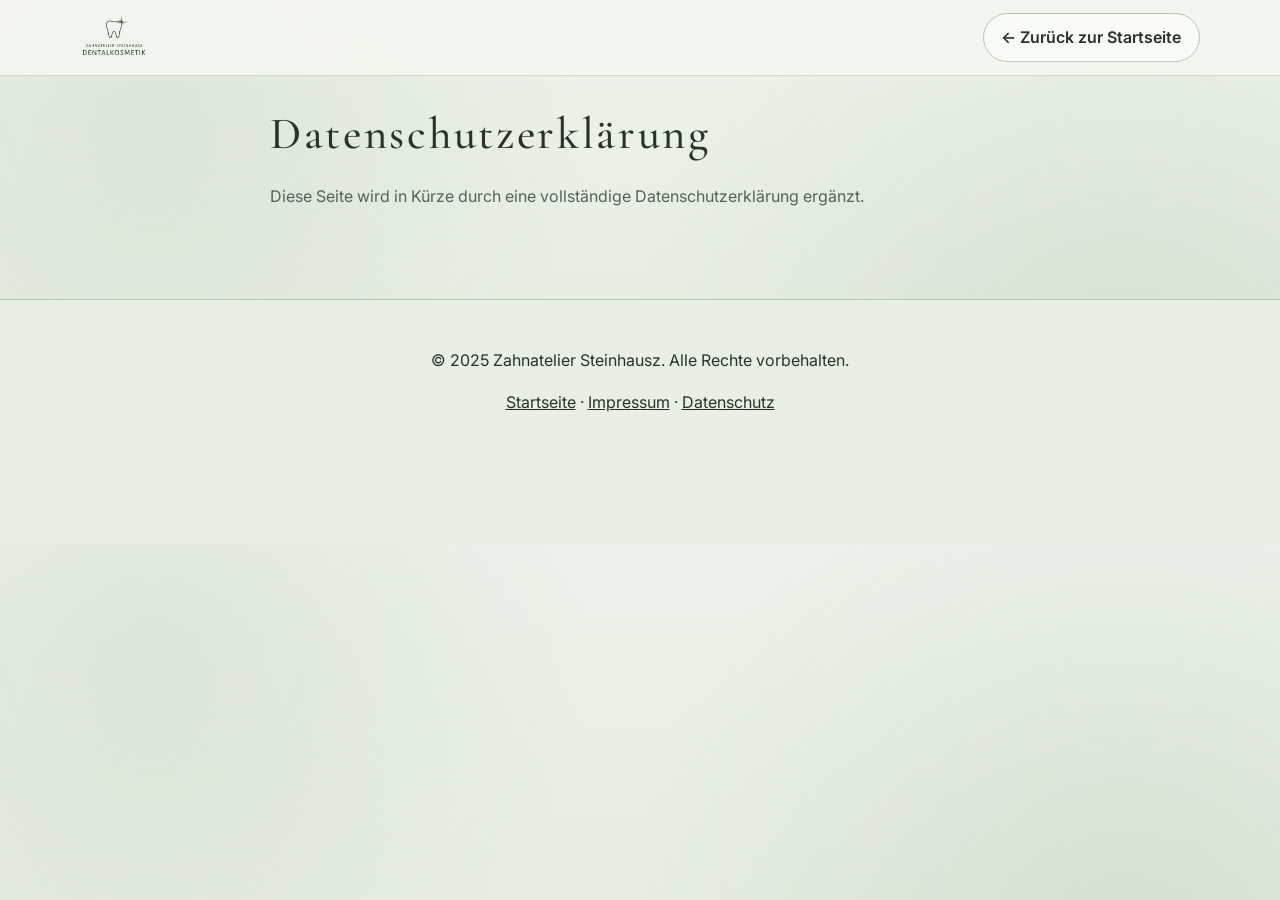
<file: datenschutz.html>
<!DOCTYPE html>
<html lang="de">
<head>
  <meta charset="UTF-8">
  <meta name="viewport" content="width=device-width, initial-scale=1.0">
  <title>Datenschutz | Zahnatelier Steinhausz</title>
  <meta name="robots" content="noindex, nofollow">
  <link rel="preconnect" href="https://fonts.googleapis.com">
  <link rel="preconnect" href="https://fonts.gstatic.com" crossorigin>
  <link href="https://fonts.googleapis.com/css2?family=Inter:wght@400;500;600;700&family=Cormorant+Garamond:ital,wght@0,300;0,400;0,500;0,600;1,400;1,500&display=swap" rel="stylesheet">
  <link rel="stylesheet" href="styles.css">
</head>
<body>
  <header class="site-header" id="header">
    <nav class="nav container" aria-label="Hauptnavigation">
      <a class="brand" href="index.html" aria-label="Zahnatelier Steinhausz – Startseite">
        <img class="brand-logo" src="assets/img/logo-mark.png" alt="Zahnatelier Steinhausz Logo">
      </a>
      <a class="btn btn-soft" href="index.html">← Zurück zur Startseite</a>
    </nav>
  </header>

  <main id="main-content">
    <section class="section legal-page">
      <div class="container legal-content">
        <h1>Datenschutzerklärung</h1>
        <p>Diese Seite wird in Kürze durch eine vollständige Datenschutzerklärung ergänzt.</p>
      </div>
    </section>
  </main>

  <footer class="site-footer">
    <div class="container" style="text-align:center; padding: 1rem 0;">
      <p>&copy; 2025 Zahnatelier Steinhausz. Alle Rechte vorbehalten.</p>
      <p><a href="index.html">Startseite</a> · <a href="impressum.html">Impressum</a> · <a href="datenschutz.html">Datenschutz</a></p>
    </div>
  </footer>

  <script src="script.js"></script>
</body>
</html>
</file>
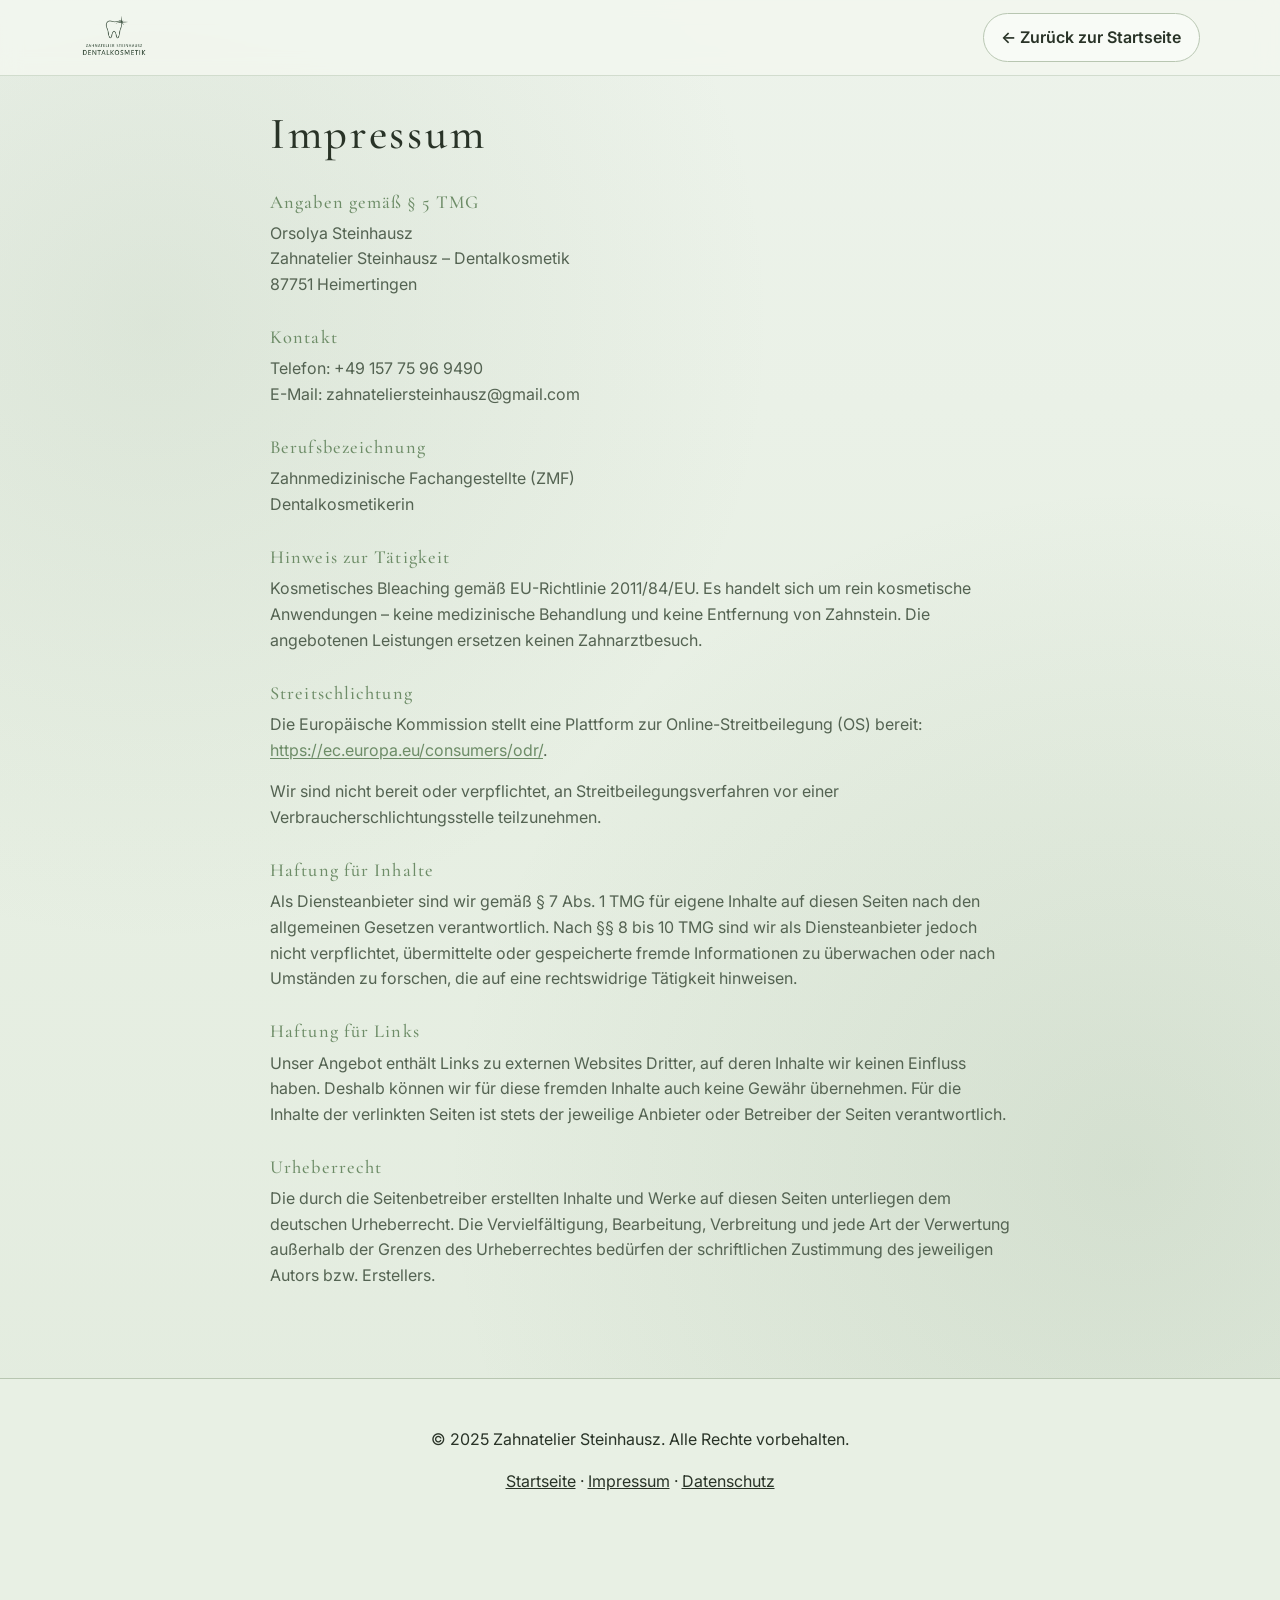
<file: impressum.html>
<!DOCTYPE html>
<html lang="de">
<head>
  <meta charset="UTF-8">
  <meta name="viewport" content="width=device-width, initial-scale=1.0">
  <title>Impressum | Zahnatelier Steinhausz</title>
  <meta name="robots" content="noindex, nofollow">
  <link rel="preconnect" href="https://fonts.googleapis.com">
  <link rel="preconnect" href="https://fonts.gstatic.com" crossorigin>
  <link href="https://fonts.googleapis.com/css2?family=Inter:wght@400;500;600;700&family=Cormorant+Garamond:ital,wght@0,300;0,400;0,500;0,600;1,400;1,500&display=swap" rel="stylesheet">
  <link rel="stylesheet" href="styles.css">
</head>
<body>
  <header class="site-header" id="header">
    <nav class="nav container" aria-label="Hauptnavigation">
      <a class="brand" href="index.html" aria-label="Zahnatelier Steinhausz – Startseite">
        <img class="brand-logo" src="assets/img/logo-mark.png" alt="Zahnatelier Steinhausz Logo">
      </a>
      <a class="btn btn-soft" href="index.html">← Zurück zur Startseite</a>
    </nav>
  </header>

  <main id="main-content">
    <section class="section legal-page">
      <div class="container legal-content">
        <h1>Impressum</h1>

        <h2>Angaben gemäß § 5 TMG</h2>
        <p>
          Orsolya Steinhausz<br>
          Zahnatelier Steinhausz – Dentalkosmetik<br>
          <!-- TODO: Straßenadresse ergänzen -->
          87751 Heimertingen
        </p>

        <h2>Kontakt</h2>
        <p>
          Telefon: +49 157 75 96 9490<br>
          E-Mail: zahnateliersteinhausz@gmail.com
        </p>

        <h2>Berufsbezeichnung</h2>
        <p>
          Zahnmedizinische Fachangestellte (ZMF)<br>
          Dentalkosmetikerin
        </p>

        <h2>Hinweis zur Tätigkeit</h2>
        <p>
          Kosmetisches Bleaching gemäß EU-Richtlinie 2011/84/EU.
          Es handelt sich um rein kosmetische Anwendungen – keine medizinische
          Behandlung und keine Entfernung von Zahnstein. Die angebotenen
          Leistungen ersetzen keinen Zahnarztbesuch.
        </p>

        <h2>Streitschlichtung</h2>
        <p>
          Die Europäische Kommission stellt eine Plattform zur
          Online-Streitbeilegung (OS) bereit:
          <a href="https://ec.europa.eu/consumers/odr/" target="_blank" rel="noopener noreferrer">https://ec.europa.eu/consumers/odr/</a>.
        </p>
        <p>
          Wir sind nicht bereit oder verpflichtet, an Streitbeilegungsverfahren
          vor einer Verbraucherschlichtungsstelle teilzunehmen.
        </p>

        <h2>Haftung für Inhalte</h2>
        <p>
          Als Diensteanbieter sind wir gemäß § 7 Abs. 1 TMG für eigene
          Inhalte auf diesen Seiten nach den allgemeinen Gesetzen
          verantwortlich. Nach §§ 8 bis 10 TMG sind wir als Diensteanbieter
          jedoch nicht verpflichtet, übermittelte oder gespeicherte fremde
          Informationen zu überwachen oder nach Umständen zu forschen, die auf
          eine rechtswidrige Tätigkeit hinweisen.
        </p>

        <h2>Haftung für Links</h2>
        <p>
          Unser Angebot enthält Links zu externen Websites Dritter, auf deren
          Inhalte wir keinen Einfluss haben. Deshalb können wir für diese
          fremden Inhalte auch keine Gewähr übernehmen. Für die Inhalte der
          verlinkten Seiten ist stets der jeweilige Anbieter oder Betreiber
          der Seiten verantwortlich.
        </p>

        <h2>Urheberrecht</h2>
        <p>
          Die durch die Seitenbetreiber erstellten Inhalte und Werke auf
          diesen Seiten unterliegen dem deutschen Urheberrecht. Die
          Vervielfältigung, Bearbeitung, Verbreitung und jede Art der
          Verwertung außerhalb der Grenzen des Urheberrechtes bedürfen der
          schriftlichen Zustimmung des jeweiligen Autors bzw. Erstellers.
        </p>
      </div>
    </section>
  </main>

  <footer class="site-footer">
    <div class="container" style="text-align:center; padding: 1rem 0;">
      <p>&copy; 2025 Zahnatelier Steinhausz. Alle Rechte vorbehalten.</p>
      <p><a href="index.html">Startseite</a> · <a href="impressum.html">Impressum</a> · <a href="datenschutz.html">Datenschutz</a></p>
    </div>
  </footer>

  <script src="script.js"></script>
</body>
</html>
</file>
<file: styles.css>
:root {
  --bg: #edf3eb;
  --surface: #f8fbf6;
  --surface-soft: #e5ede0;
  --text: #293327;
  --muted: #546352;
  --line: #b8c6b1;
  --sage: #90a889;
  --sage-deep: #6d8c67;
  --shadow: 0 16px 36px rgba(44, 66, 40, 0.16);
  --shadow-soft: 0 8px 22px rgba(44, 66, 40, 0.1);
  --radius: 18px;
  --radius-lg: 26px;
  --max: 1120px;
  --header-h: 76px;
}

* {
  box-sizing: border-box;
}

html {
  scroll-behavior: smooth;
}

body {
  margin: 0;
  color: var(--text);
  font-family: 'Inter', sans-serif;
  line-height: 1.6;
  background:
    radial-gradient(circle at 12% 20%, rgba(144, 168, 137, 0.16), transparent 36%),
    radial-gradient(circle at 88% 72%, rgba(109, 140, 103, 0.14), transparent 42%),
    linear-gradient(180deg, var(--bg), #e7efe3 50%, #e2ebde);
}

h1,
h2,
h3 {
  margin: 0 0 0.65rem;
  font-family: 'Cormorant Garamond', serif;
  font-weight: 500;
  line-height: 1.2;
  letter-spacing: 0.06em;
}

p {
  margin: 0 0 1rem;
}

a {
  color: inherit;
}

.container {
  width: min(100% - 2rem, var(--max));
  margin-inline: auto;
}

.skip-link {
  position: absolute;
  top: -120px;
  left: 1rem;
  z-index: 1000;
  background: #fff;
  color: #000;
  border-radius: 8px;
  padding: 0.6rem 0.9rem;
}

.skip-link:focus-visible {
  top: 0.8rem;
}

.site-header {
  position: sticky;
  top: 0;
  z-index: 100;
  height: var(--header-h);
  border-bottom: 1px solid rgba(109, 140, 103, 0.24);
  background: rgba(242, 247, 239, 0.9);
  backdrop-filter: blur(10px);
  transition: box-shadow 0.25s ease;
}

.site-header.is-scrolled {
  box-shadow: var(--shadow-soft);
}

.nav {
  height: 100%;
  display: flex;
  align-items: center;
  justify-content: space-between;
  gap: 1rem;
}

.brand {
  display: inline-flex;
  align-items: center;
  text-decoration: none;
}

.brand-logo {
  height: 68px;
  width: auto;
  filter: brightness(0) saturate(100%) invert(28%) sepia(12%) saturate(820%) hue-rotate(77deg) brightness(96%) contrast(88%);
}

.nav-menu {
  margin: 0;
  padding: 0;
  list-style: none;
  display: flex;
  align-items: center;
  gap: 1rem;
}

.nav__link {
  position: relative;
  font-weight: 500;
  text-decoration: none;
  padding: 0.4rem 0.2rem;
}

.nav__link::after {
  content: '';
  position: absolute;
  left: 0;
  bottom: -0.2rem;
  width: 100%;
  height: 2px;
  background: linear-gradient(90deg, var(--sage-deep), var(--sage));
  transform: scaleX(0);
  transform-origin: left;
  transition: transform 0.25s ease;
}

.nav__link:hover::after,
.nav__link.active-link::after {
  transform: scaleX(1);
}

.nav-toggle {
  display: none;
  flex-direction: column;
  gap: 5px;
  border: 0;
  background: transparent;
  cursor: pointer;
}

.nav-toggle span {
  width: 24px;
  height: 2px;
  background: var(--text);
}

.btn {
  display: inline-flex;
  align-items: center;
  justify-content: center;
  gap: 0.35rem;
  padding: 0.66rem 1.1rem;
  border-radius: 999px;
  border: 1px solid transparent;
  text-decoration: none;
  font-weight: 600;
  cursor: pointer;
  transition: transform 0.2s ease, box-shadow 0.2s ease, background 0.2s ease;
}

.btn:hover {
  transform: translateY(-1px);
}

.btn-primary {
  color: #f3f8f1;
  background: linear-gradient(90deg, #829f79, #6f8e67);
  box-shadow: var(--shadow-soft);
}

.btn-soft {
  border-color: var(--line);
  background: var(--surface);
}

.section {
  padding: 4.6rem 0;
}

.section-head {
  margin-bottom: 1.8rem;
}

.eyebrow {
  margin-bottom: 0.6rem;
  text-transform: uppercase;
  letter-spacing: 0.09em;
  font-size: 0.8rem;
  font-weight: 600;
  color: #637860;
}

.hero {
  min-height: max(82vh, 620px);
  display: flex;
  align-items: center;
  position: relative;
  overflow: clip;
}

.hero::before {
  content: '';
  position: absolute;
  inset: 0;
  background-image: url('assets/img/hero-studio.jpg');
  background-size: cover;
  background-position: center;
  transform: scale(1.03);
}

.hero::after {
  content: '';
  position: absolute;
  inset: 0;
  background:
    linear-gradient(95deg, rgba(13, 21, 11, 0.62) 2%, rgba(28, 44, 24, 0.4) 48%, rgba(28, 44, 24, 0.26) 100%),
    linear-gradient(180deg, rgba(0, 0, 0, 0.2), rgba(0, 0, 0, 0.4));
}

.hero-grid {
  position: relative;
  z-index: 1;
}

.hero-copy {
  max-width: 700px;
  padding: clamp(1.2rem, 2vw, 2rem);
  border-radius: var(--radius-lg);
  border: 1px solid rgba(210, 226, 203, 0.45);
  background: rgba(242, 248, 240, 0.82);
  box-shadow: var(--shadow);
}

.hero h1 {
  font-size: clamp(2.1rem, 4.5vw, 4rem);
  font-weight: 400;
  letter-spacing: 0.08em;
}

.hero-subline {
  color: var(--muted);
}

.hero-img-placeholder {
  margin: 1rem 0 0;
  max-width: 420px;
  border-radius: var(--radius-lg);
  overflow: hidden;
  aspect-ratio: 16 / 9;
  background: linear-gradient(135deg, #dbe8d5 0%, #c8d9c0 50%, #b8ccaf 100%);
  display: flex;
  align-items: center;
  justify-content: center;
}

.hero-img-placeholder img {
  width: 100%;
  height: 100%;
  object-fit: cover;
}

.hero-actions {
  margin-top: 1.1rem;
  display: flex;
  flex-wrap: wrap;
  gap: 0.7rem;
}

.about-grid,
.contact-grid {
  display: grid;
  grid-template-columns: 1fr 1fr;
  gap: 1.2rem;
  align-items: stretch;
}

.about-visual {
  margin: 0;
  border-radius: var(--radius-lg);
  overflow: hidden;
  box-shadow: var(--shadow);
  background: linear-gradient(160deg, #dbe8d5 0%, #c8d9c0 50%, #b8ccaf 100%);
  display: flex;
  align-items: center;
  justify-content: center;
}

.about-visual img {
  width: 100%;
  height: 100%;
  object-fit: cover;
  object-position: center top;
}

.about-content {
  background: rgba(248, 251, 246, 0.8);
  border: 1px solid var(--line);
  border-radius: var(--radius-lg);
  box-shadow: var(--shadow-soft);
  padding: 1.4rem;
}

.feature-list {
  margin: 0.9rem 0 0;
  padding: 0;
  list-style: none;
}

.feature-list li {
  margin-bottom: 0.65rem;
  padding-left: 1.4rem;
  position: relative;
}

.feature-list li::before {
  content: '•';
  color: var(--sage-deep);
  position: absolute;
  left: 0;
}

.offers,
.process {
  background: rgba(241, 246, 238, 0.7);
}

.offer-card,
.price-card,
.process-step {
  background: var(--surface);
  border: 1px solid var(--line);
  border-radius: var(--radius-lg);
  box-shadow: var(--shadow-soft);
}

.offer-card {
  margin-bottom: 1rem;
}

.offer-card .offer-content {
  padding: 1.35rem;
}

.offer-card-alt {
  background: linear-gradient(135deg, rgba(144, 168, 137, 0.2), rgba(248, 251, 246, 0.95));
}

.offer-card ul {
  margin: 0;
  padding-left: 1.1rem;
}

.pricing-grid,
.process-grid,
.results-grid,
.footer-grid {
  display: grid;
  gap: 1rem;
}

.pricing-grid {
  grid-template-columns: repeat(4, minmax(0, 1fr));
}

.price-card {
  position: relative;
  padding: 1.25rem;
  border-radius: var(--radius);
}

.price {
  margin-bottom: 0.25rem;
  color: #486045;
  font-weight: 700;
  font-size: 1.45rem;
}

.duration {
  color: var(--muted);
  font-weight: 500;
}

.price-card.featured {
  border-color: rgba(109, 140, 103, 0.54);
  transform: translateY(-2px);
}

.price-card.compact {
  padding: 0.95rem 1rem;
}

.price-card.compact h3 {
  font-size: 1.04rem;
}

.price-card.compact .price {
  font-size: 1.2rem;
}

.price-card.compact .btn {
  margin-top: 0.35rem;
  width: 100%;
  min-height: 42px;
}

.badge {
  margin: 0;
  position: absolute;
  top: 0.8rem;
  right: 0.8rem;
  padding: 0.2rem 0.55rem;
  border-radius: 999px;
  font-size: 0.75rem;
  font-weight: 700;
  color: #415b3f;
  background: rgba(109, 140, 103, 0.18);
}

.legal-note {
  margin-top: 1.4rem;
  margin-bottom: 0.4rem;
  padding: 0.7rem 1rem;
  border-radius: 12px;
  background: rgba(109, 140, 103, 0.08);
  border: 1px solid rgba(109, 140, 103, 0.18);
  color: var(--muted);
  font-size: 0.88rem;
  line-height: 1.5;
}

.legal-note + .legal-note {
  margin-top: 0.4rem;
}

.process-grid {
  grid-template-columns: repeat(3, minmax(0, 1fr));
}

.process-step {
  padding: 1.2rem;
}

.step-number {
  margin: 0 0 0.65rem;
  color: var(--sage-deep);
  font-weight: 700;
}

.results-grid {
  grid-template-columns: repeat(4, minmax(0, 1fr));
}

.gallery-item {
  margin: 0;
  padding: 0;
  border: 1px solid var(--line);
  border-radius: 14px;
  background: var(--surface);
  box-shadow: var(--shadow-soft);
  cursor: pointer;
  overflow: hidden;
  text-align: left;
}

.gallery-item img {
  width: 100%;
  height: 220px;
  display: block;
  object-fit: cover;
  transition: transform 0.35s ease;
}

.gallery-item span {
  display: block;
  padding: 0.66rem 0.8rem;
  font-weight: 600;
}

.gallery-item:hover img,
.gallery-item:focus-visible img {
  transform: scale(1.05);
}

.contact-info,
.contact-form-wrap {
  background: var(--surface);
  border: 1px solid var(--line);
  border-radius: var(--radius-lg);
  box-shadow: var(--shadow-soft);
  padding: 1.3rem;
}

.contact-list {
  margin: 0 0 1rem;
  padding: 0;
  list-style: none;
}

.contact-list li {
  margin-bottom: 0.45rem;
}

.map-shell {
  border: 1px solid var(--line);
  border-radius: 14px;
  background: var(--surface-soft);
  padding: 1rem;
}

#map-iframe {
  width: 100%;
  height: 260px;
  margin-top: 0.8rem;
  border: 0;
  border-radius: 10px;
  display: none;
}

#map-iframe.is-loaded {
  display: block;
}

.contact-form {
  display: grid;
  gap: 0.55rem;
}

.contact-form input,
.contact-form textarea {
  padding: 0.7rem 0.8rem;
  border-radius: 12px;
  border: 1px solid #a6b8a0;
  background: #fff;
  font: inherit;
}

.form-note {
  margin-bottom: 0;
  color: var(--muted);
  font-size: 0.88rem;
}

.form-status {
  margin: 0;
  min-height: 1.25rem;
  font-size: 0.92rem;
  color: #476044;
}

.site-footer {
  padding: 2rem 0 6rem;
  border-top: 1px solid var(--line);
  background: #e8f0e4;
}

.footer-grid {
  grid-template-columns: 1.2fr 1fr 1fr;
}

.footer-brand {
  display: flex;
  align-items: center;
  margin-bottom: 0.6rem;
}

.footer-logo {
  height: 60px;
  width: auto;
  filter: brightness(0) saturate(100%) invert(28%) sepia(12%) saturate(820%) hue-rotate(77deg) brightness(96%) contrast(88%);
}

.footer-links {
  display: flex;
  flex-direction: column;
  gap: 0.35rem;
}

.footer-social {
  display: flex;
  gap: 0.6rem;
}

.footer-social a {
  width: 40px;
  height: 40px;
  border-radius: 999px;
  display: grid;
  place-items: center;
  border: 1px solid rgba(109, 140, 103, 0.4);
  background: rgba(248, 252, 246, 0.6);
  transition: background 0.2s ease, border-color 0.2s ease;
}

.footer-social a:hover {
  background: var(--sage);
  border-color: var(--sage);
}

.footer-social a:hover svg {
  fill: #fff;
}

.footer-social svg {
  width: 18px;
  height: 18px;
  fill: #4c6449;
  transition: fill 0.2s ease;
}

.social-rail {
  position: fixed;
  right: 1rem;
  top: 50%;
  transform: translateY(-50%);
  z-index: 90;
  display: grid;
  gap: 0.6rem;
}

.social-link {
  width: 48px;
  height: 48px;
  border-radius: 999px;
  display: grid;
  place-items: center;
  position: relative;
  border: 1px solid rgba(109, 140, 103, 0.45);
  background: rgba(248, 252, 246, 0.95);
  box-shadow: var(--shadow-soft);
}

.social-link svg {
  width: 20px;
  height: 20px;
  fill: #4c6449;
}

.social-link::after {
  content: attr(data-tooltip);
  position: absolute;
  right: calc(100% + 0.6rem);
  top: 50%;
  transform: translateY(-50%);
  padding: 0.2rem 0.45rem;
  border-radius: 6px;
  background: #3f583c;
  color: #fff;
  font-size: 0.76rem;
  opacity: 0;
  pointer-events: none;
  transition: opacity 0.2s ease;
}

.social-link:hover::after,
.social-link:focus-visible::after {
  opacity: 1;
}

.social-bottom {
  display: none;
  position: fixed;
  bottom: 0;
  left: 0;
  right: 0;
  z-index: 100;
  padding: 0.45rem 0.6rem;
  border-top: 1px solid var(--line);
  background: rgba(238, 245, 235, 0.97);
  box-shadow: 0 -6px 20px rgba(30, 24, 18, 0.08);
  gap: 0.4rem;
}

.social-bottom a {
  min-height: 44px;
  flex: 1;
  display: inline-flex;
  align-items: center;
  justify-content: center;
  gap: 0.4rem;
  text-decoration: none;
  border: 1px solid var(--line);
  border-radius: 12px;
  background: #f8fcf6;
  font-size: 0.88rem;
  font-weight: 600;
}

.social-bottom a svg {
  width: 18px;
  height: 18px;
  fill: #4c6449;
  flex-shrink: 0;
}

.scroll-top {
  position: fixed;
  right: 1rem;
  bottom: 1rem;
  z-index: 95;
  opacity: 0;
  pointer-events: none;
  padding: 0.85rem 1.1rem;
  border: 1px solid var(--accent);
  border-radius: 999px;
  background: var(--accent);
  color: #fff;
  font-size: 1.15rem;
  box-shadow: 0 2px 12px rgba(0, 0, 0, 0.18);
  transition: opacity 0.2s ease;
}

.scroll-top.show {
  opacity: 1;
  pointer-events: auto;
}

.reveal {
  opacity: 0;
  transform: translateY(24px);
  transition: opacity 0.56s ease, transform 0.56s ease;
}

.reveal.is-visible {
  opacity: 1;
  transform: translateY(0);
}

.offer-card,
.price-card {
  transition: transform 0.24s ease, box-shadow 0.24s ease;
}

.offer-card:hover,
.offer-card:focus-within,
.price-card:hover,
.price-card:focus-within {
  transform: translateY(-3px);
  box-shadow: 0 14px 30px rgba(49, 70, 45, 0.14);
}

.lightbox[hidden] {
  display: none;
}

.lightbox {
  position: fixed;
  inset: 0;
  z-index: 210;
  display: grid;
  place-items: center;
}

.lightbox-backdrop {
  position: absolute;
  inset: 0;
  background: rgba(0, 0, 0, 0.66);
}

.lightbox-dialog {
  position: relative;
  z-index: 1;
  width: min(92vw, 960px);
  max-height: 90vh;
  border-radius: 18px;
  background: #f6faf4;
  border: 1px solid rgba(255, 255, 255, 0.32);
  padding: 1rem;
  box-shadow: 0 24px 48px rgba(0, 0, 0, 0.28);
}

.lightbox-dialog img {
  width: 100%;
  max-height: 70vh;
  object-fit: contain;
  border-radius: 12px;
  background: #dbe6d6;
}

#lightbox-caption {
  margin: 0.7rem 0 0;
  color: #384d35;
  font-weight: 500;
}

.lightbox-close {
  margin-left: auto;
  margin-bottom: 0.6rem;
  display: inline-flex;
  border: 1px solid var(--line);
  border-radius: 999px;
  background: #fff;
  padding: 0.45rem 0.75rem;
  cursor: pointer;
}

.sr-only {
  position: absolute;
  width: 1px;
  height: 1px;
  padding: 0;
  margin: -1px;
  overflow: hidden;
  clip: rect(0, 0, 0, 0);
  border: 0;
}

.legal-page {
  padding-top: 2rem;
}

.legal-content {
  max-width: 740px;
}

.legal-content h1 {
  font-size: clamp(1.8rem, 3.5vw, 2.8rem);
  margin-bottom: 1.4rem;
}

.legal-content h2 {
  font-size: 1.15rem;
  margin-top: 1.8rem;
  margin-bottom: 0.5rem;
  color: var(--sage-deep);
}

.legal-content p {
  color: var(--muted);
}

.legal-content a {
  color: var(--sage-deep);
  text-decoration: underline;
  text-underline-offset: 2px;
}

:focus-visible {
  outline: 3px solid #6f8f68;
  outline-offset: 2px;
}

@media (min-width: 1200px) {
  .offer-card {
    width: min(86%, 960px);
  }

  .offer-card:nth-of-type(odd) {
    margin-right: auto;
  }

  .offer-card:nth-of-type(even) {
    margin-left: auto;
  }
}

@media (max-width: 992px) {
  .nav-cta,
  .social-rail {
    display: none;
  }

  .about-grid,
  .contact-grid,
  .process-grid,
  .results-grid,
  .footer-grid {
    grid-template-columns: 1fr;
  }

  .pricing-grid {
    grid-template-columns: repeat(2, minmax(0, 1fr));
  }

  .gallery-item img {
    height: 280px;
  }
}

@media (max-width: 560px) {
  .pricing-grid {
    grid-template-columns: 1fr;
  }
}

@media (max-width: 768px) {
  body {
    padding-bottom: 4.3rem;
  }

  .nav-toggle {
    display: flex;
  }

  .nav-menu {
    position: absolute;
    top: var(--header-h);
    left: 0;
    right: 0;
    padding: 0.8rem 1rem 1rem;
    border-bottom: 1px solid var(--line);
    background: rgba(242, 247, 239, 0.98);
    box-shadow: var(--shadow-soft);
    flex-direction: column;
    align-items: stretch;
    display: none;
  }

  .nav-menu.open {
    display: flex;
  }

  .nav__link {
    display: block;
    padding: 0.6rem 0;
  }

  .hero {
    min-height: 84vh;
  }

  .social-bottom {
    display: flex;
  }

  .scroll-top {
    right: 0.8rem;
    bottom: 5.1rem;
  }
}

@media (prefers-reduced-motion: reduce) {
  html {
    scroll-behavior: auto;
  }

  *,
  *::before,
  *::after {
    animation: none !important;
    transition: none !important;
  }

  .reveal {
    opacity: 1;
    transform: none;
  }
}
</file>
